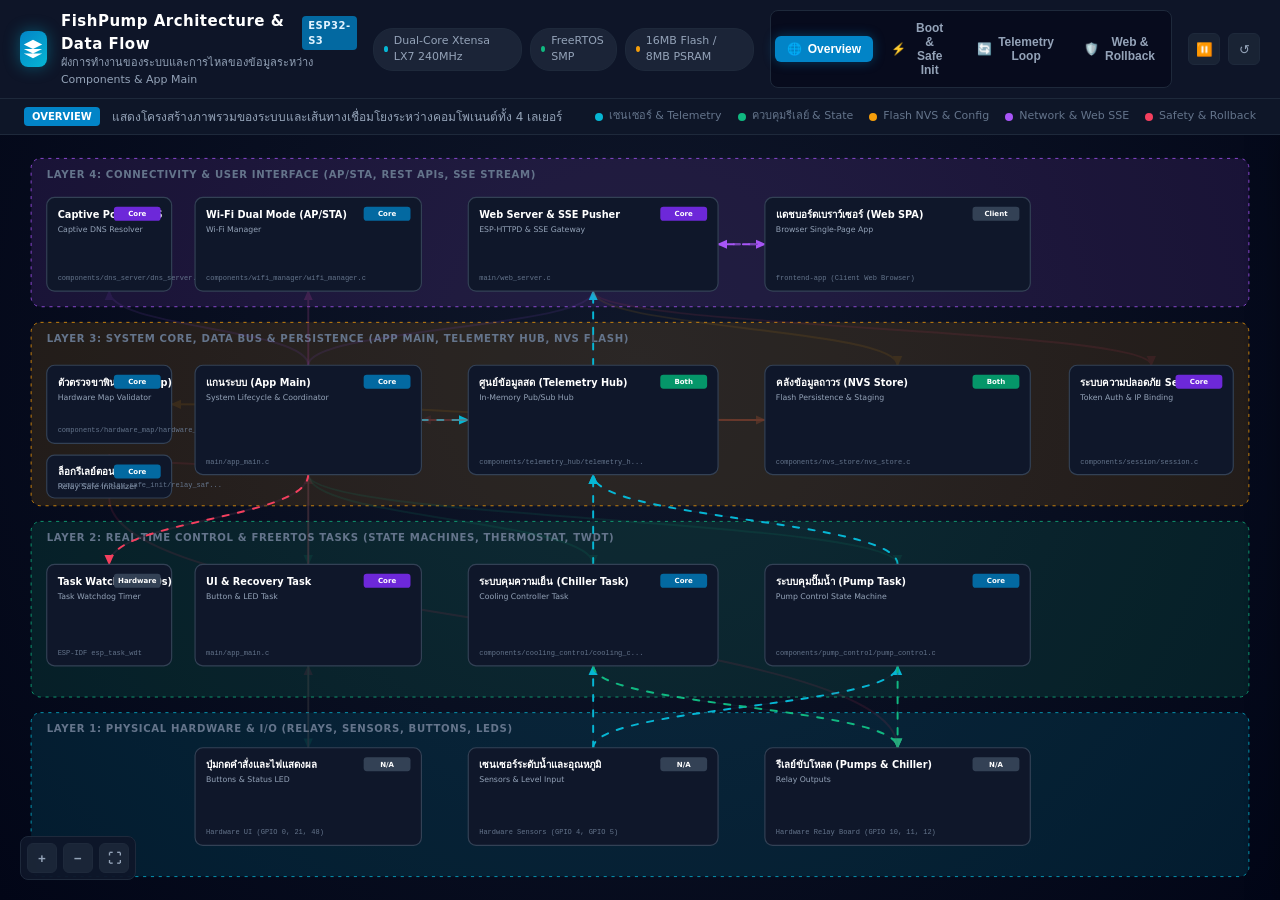
<file: map.html>
<!DOCTYPE html>
<html lang="th">
<head>
<meta charset="UTF-8">
<meta name="viewport" content="width=device-width, initial-scale=1.0">
<title>FishPump ESP32-S3 Firmware — Architecture & Data Flow Map</title>
<style>
  :root {
    --bg-main: #0b1120;
    --bg-card: rgba(15, 23, 42, 0.85);
    --bg-card-hover: rgba(30, 41, 59, 0.95);
    --border-subtle: #1e293b;
    --border-bright: #334155;
    --text-primary: #f8fafc;
    --text-secondary: #94a3b8;
    --text-muted: #64748b;
    
    --c-cyan: #06b6d4;
    --c-emerald: #10b981;
    --c-amber: #f59e0b;
    --c-purple: #a855f7;
    --c-rose: #f43f5e;
    --c-blue: #3b82f6;

    --font-sans: system-ui, -apple-system, 'Segoe UI', Roboto, Helvetica, Arial, sans-serif;
    --font-mono: 'Consolas', 'Courier New', monospace;
  }

  * { box-sizing: border-box; margin: 0; padding: 0; }

  body {
    background-color: var(--bg-main);
    color: var(--text-primary);
    font-family: var(--font-sans);
    line-height: 1.5;
    overflow: hidden;
    height: 100vh;
    display: flex;
    flex-direction: column;
    user-select: none;
  }

  /* Header Bar */
  header {
    background: rgba(15, 23, 42, 0.95);
    backdrop-filter: blur(8px);
    border-bottom: 1px solid var(--border-subtle);
    padding: 10px 20px;
    display: flex;
    align-items: center;
    justify-content: space-between;
    z-index: 20;
    gap: 16px;
    flex-shrink: 0;
  }

  .header-left {
    display: flex;
    align-items: center;
    gap: 14px;
  }

  .brand-icon {
    width: 36px;
    height: 36px;
    background: linear-gradient(135deg, #0284c7, #06b6d4);
    border-radius: 8px;
    display: flex;
    align-items: center;
    justify-content: center;
    box-shadow: 0 0 16px rgba(6, 182, 212, 0.4);
  }

  .brand-icon svg {
    width: 22px;
    height: 22px;
    fill: #ffffff;
  }

  .header-title h1 {
    font-size: 15px;
    font-weight: 700;
    color: #ffffff;
    letter-spacing: 0.5px;
    display: flex;
    align-items: center;
    gap: 8px;
  }

  .header-title .tag {
    font-size: 10px;
    font-weight: 600;
    padding: 2px 6px;
    border-radius: 4px;
    background: #0369a1;
    color: #e0f2fe;
  }

  .header-title p {
    font-size: 11px;
    color: var(--text-secondary);
  }

  /* Hardware Chip Badges */
  .chip-badges {
    display: flex;
    gap: 8px;
  }

  .chip-pill {
    font-size: 11px;
    padding: 4px 10px;
    background: rgba(30, 41, 59, 0.8);
    border: 1px solid var(--border-subtle);
    border-radius: 20px;
    color: var(--text-secondary);
    display: flex;
    align-items: center;
    gap: 6px;
  }

  .chip-pill .dot {
    width: 6px;
    height: 6px;
    border-radius: 50%;
  }

  /* Scenario Switcher Tabs */
  #scenario-bar {
    display: flex;
    align-items: center;
    gap: 6px;
    background: rgba(2, 6, 23, 0.6);
    padding: 4px;
    border-radius: 8px;
    border: 1px solid var(--border-subtle);
  }

  .scenario-btn {
    background: transparent;
    border: none;
    padding: 6px 12px;
    font-size: 12px;
    font-weight: 600;
    color: var(--text-secondary);
    border-radius: 6px;
    cursor: pointer;
    transition: all 0.2s ease;
    display: flex;
    align-items: center;
    gap: 6px;
  }

  .scenario-btn:hover {
    color: #ffffff;
    background: rgba(255, 255, 255, 0.05);
  }

  .scenario-btn.active {
    background: #0284c7;
    color: #ffffff;
    box-shadow: 0 0 12px rgba(2, 132, 199, 0.4);
  }

  /* Header Controls */
  .header-actions {
    display: flex;
    align-items: center;
    gap: 8px;
  }

  .btn-icon {
    background: rgba(30, 41, 59, 0.7);
    border: 1px solid var(--border-subtle);
    color: var(--text-secondary);
    width: 32px;
    height: 32px;
    border-radius: 6px;
    cursor: pointer;
    display: flex;
    align-items: center;
    justify-content: center;
    transition: all 0.2s;
  }

  .btn-icon:hover {
    color: #ffffff;
    border-color: var(--border-bright);
    background: rgba(51, 65, 85, 0.8);
  }

  /* Guidance Banner */
  #guidance-banner {
    background: rgba(15, 23, 42, 0.9);
    border-bottom: 1px solid var(--border-subtle);
    padding: 8px 24px;
    font-size: 12px;
    display: flex;
    align-items: center;
    justify-content: space-between;
    z-index: 15;
  }

  .banner-left {
    display: flex;
    align-items: center;
    gap: 12px;
  }

  .banner-badge {
    padding: 2px 8px;
    border-radius: 4px;
    font-weight: 700;
    font-size: 10px;
    text-transform: uppercase;
  }

  .banner-desc {
    color: var(--text-secondary);
  }

  .banner-legend {
    display: flex;
    align-items: center;
    gap: 16px;
    font-size: 11px;
    color: var(--text-muted);
  }

  .legend-item {
    display: flex;
    align-items: center;
    gap: 6px;
  }

  .legend-circle {
    width: 8px;
    height: 8px;
    border-radius: 50%;
  }

  /* Canvas Container */
  #canvas-container {
    flex: 1;
    position: relative;
    overflow: hidden;
    background: radial-gradient(circle at 50% 30%, #0f172a 0%, #020617 100%);
  }

  #architecture-svg {
    width: 100%;
    height: 100%;
    display: block;
    cursor: grab;
  }

  #architecture-svg:active {
    cursor: grabbing;
  }

  /* SVG Styles */
  .layer-band {
    fill-opacity: 0.12;
    stroke-width: 1;
    stroke-dasharray: 4 6;
    rx: 12;
  }

  .layer-label {
    font-size: 13px;
    font-weight: 700;
    letter-spacing: 0.8px;
    fill: var(--text-muted);
    text-anchor: start;
  }

  /* Component Nodes */
  .component-node {
    cursor: pointer;
    transition: transform 0.2s ease, filter 0.2s ease;
  }

  .component-node:hover {
    filter: drop-shadow(0 0 14px rgba(6, 182, 212, 0.45));
  }

  .node-bg {
    fill: #0f172a;
    stroke: var(--border-bright);
    stroke-width: 1.5;
    rx: 10;
    transition: all 0.2s ease;
  }

  .component-node:hover .node-bg {
    stroke: var(--c-cyan);
    fill: #1e293b;
  }

  .node-selected .node-bg {
    stroke: #38bdf8 !important;
    stroke-width: 2.5 !important;
    fill: #1e293b !important;
    filter: drop-shadow(0 0 16px rgba(56, 189, 248, 0.6));
  }

  .node-title-thai {
    font-size: 12.5px;
    font-weight: 700;
    fill: #ffffff;
  }

  .node-title-eng {
    font-size: 10px;
    font-weight: 500;
    fill: var(--text-secondary);
  }

  .node-core-badge {
    font-size: 9px;
    font-weight: 700;
  }

  .node-file-tag {
    font-size: 9px;
    font-family: var(--font-mono);
    fill: var(--text-muted);
  }

  /* SVG Connection Paths */
  .flow-path-bg {
    fill: none;
    stroke: rgba(30, 41, 59, 0.6);
    stroke-width: 2;
    transition: opacity 0.3s ease;
  }

  .flow-path {
    fill: none;
    stroke-width: 2.5;
    stroke-linecap: round;
    transition: opacity 0.3s ease, stroke-width 0.2s ease;
  }

  /* Particle Motion CSS Dash Animation */
  @keyframes flowMotion {
    from { stroke-dashoffset: 40; }
    to { stroke-dashoffset: 0; }
  }

  .flow-active {
    stroke-dasharray: 8 12;
    animation: flowMotion 1.2s linear infinite;
  }

  .flow-dimmed {
    opacity: 0.1 !important;
  }

  .flow-highlighted {
    stroke-width: 4 !important;
    filter: drop-shadow(0 0 8px currentColor);
    opacity: 1 !important;
  }

  .node-dimmed {
    opacity: 0.25;
    filter: grayscale(80%);
  }

  /* Slide-over Inspector Drawer */
  #inspector-drawer {
    position: absolute;
    top: 0;
    right: -480px;
    width: 460px;
    height: 100%;
    background: rgba(15, 23, 42, 0.96);
    backdrop-filter: blur(16px);
    border-left: 1px solid var(--border-bright);
    box-shadow: -8px 0 32px rgba(0, 0, 0, 0.6);
    z-index: 30;
    transition: right 0.3s cubic-bezier(0.16, 1, 0.3, 1);
    display: flex;
    flex-direction: column;
  }

  #inspector-drawer.open {
    right: 0;
  }

  .drawer-header {
    padding: 18px 20px;
    border-bottom: 1px solid var(--border-subtle);
    display: flex;
    align-items: flex-start;
    justify-content: space-between;
    background: rgba(2, 6, 23, 0.5);
  }

  .drawer-title-group h2 {
    font-size: 16px;
    font-weight: 700;
    color: #ffffff;
    margin-bottom: 4px;
  }

  .drawer-title-group p {
    font-size: 11px;
    color: var(--text-secondary);
  }

  .drawer-close-btn {
    background: transparent;
    border: none;
    color: var(--text-muted);
    font-size: 20px;
    cursor: pointer;
    line-height: 1;
    padding: 4px;
    border-radius: 4px;
    transition: all 0.2s;
  }

  .drawer-close-btn:hover {
    color: #ffffff;
    background: rgba(255, 255, 255, 0.1);
  }

  .drawer-body {
    flex: 1;
    overflow-y: auto;
    padding: 20px;
    display: flex;
    flex-direction: column;
    gap: 16px;
  }

  .drawer-section {
    background: rgba(30, 41, 59, 0.4);
    border: 1px solid var(--border-subtle);
    border-radius: 8px;
    padding: 12px 14px;
  }

  .drawer-section-title {
    font-size: 11px;
    font-weight: 700;
    color: var(--text-secondary);
    text-transform: uppercase;
    letter-spacing: 0.5px;
    margin-bottom: 8px;
    display: flex;
    align-items: center;
    gap: 6px;
  }

  .drawer-desc {
    font-size: 12.5px;
    color: #e2e8f0;
    line-height: 1.6;
  }

  .rtos-grid {
    display: grid;
    grid-template-columns: repeat(2, 1fr);
    gap: 8px;
  }

  .rtos-item {
    background: rgba(15, 23, 42, 0.6);
    padding: 8px;
    border-radius: 6px;
    border: 1px solid var(--border-subtle);
  }

  .rtos-label {
    font-size: 10px;
    color: var(--text-muted);
    display: block;
  }

  .rtos-val {
    font-size: 12px;
    font-weight: 600;
    color: #ffffff;
    font-family: var(--font-mono);
  }

  .pill-list {
    display: flex;
    flex-direction: column;
    gap: 6px;
  }

  .pill-item {
    background: rgba(15, 23, 42, 0.6);
    border: 1px solid var(--border-subtle);
    border-radius: 6px;
    padding: 6px 10px;
    font-size: 11.5px;
    display: flex;
    align-items: center;
    justify-content: space-between;
    cursor: pointer;
    transition: all 0.2s;
  }

  .pill-item:hover {
    border-color: var(--c-cyan);
    background: rgba(6, 182, 212, 0.1);
  }

  .pill-item-label {
    display: flex;
    align-items: center;
    gap: 6px;
    color: #ffffff;
  }

  .pill-item-type {
    font-size: 10px;
    color: var(--text-muted);
    font-family: var(--font-mono);
  }

  .api-block {
    background: #020617;
    border-radius: 6px;
    padding: 10px;
    font-family: var(--font-mono);
    font-size: 11px;
    color: #38bdf8;
    overflow-x: auto;
    border: 1px solid var(--border-subtle);
  }

  .api-line {
    margin-bottom: 4px;
    white-space: nowrap;
  }

  .badge-tag {
    display: inline-block;
    padding: 2px 6px;
    border-radius: 4px;
    font-size: 10px;
    font-weight: 600;
    margin-right: 4px;
    margin-bottom: 4px;
  }

  /* Floating Canvas Controls */
  .canvas-tools {
    position: absolute;
    bottom: 20px;
    left: 20px;
    background: rgba(15, 23, 42, 0.9);
    backdrop-filter: blur(8px);
    border: 1px solid var(--border-subtle);
    border-radius: 8px;
    padding: 6px;
    display: flex;
    align-items: center;
    gap: 6px;
    z-index: 10;
  }

  .canvas-tools button {
    background: rgba(30, 41, 59, 0.8);
    border: 1px solid var(--border-subtle);
    color: var(--text-secondary);
    width: 30px;
    height: 30px;
    border-radius: 6px;
    cursor: pointer;
    display: flex;
    align-items: center;
    justify-content: center;
    font-weight: 700;
    transition: all 0.2s;
  }

  .canvas-tools button:hover {
    color: #ffffff;
    background: #334155;
  }

  /* Tooltip */
  #node-tooltip {
    position: absolute;
    background: rgba(2, 6, 23, 0.95);
    border: 1px solid var(--border-bright);
    padding: 6px 10px;
    border-radius: 6px;
    font-size: 11px;
    color: #ffffff;
    pointer-events: none;
    z-index: 50;
    display: none;
    box-shadow: 0 4px 16px rgba(0, 0, 0, 0.5);
    max-width: 280px;
  }
</style>
</head>
<body>

<!-- Header Navigation -->
<header>
  <div class="header-left">
    <div class="brand-icon">
      <svg viewBox="0 0 24 24">
        <path d="M12 2L2 7l10 5 10-5-10-5zM2 17l10 5 10-5M2 12l10 5 10-5"/>
      </svg>
    </div>
    <div class="header-title">
      <h1>FishPump Architecture & Data Flow <span class="tag">ESP32-S3</span></h1>
      <p>ผังการทำงานของระบบและการไหลของข้อมูลระหว่าง Components & App Main</p>
    </div>
  </div>

  <div class="chip-badges">
    <div class="chip-pill"><span class="dot" style="background:#06b6d4"></span> Dual-Core Xtensa LX7 240MHz</div>
    <div class="chip-pill"><span class="dot" style="background:#10b981"></span> FreeRTOS SMP</div>
    <div class="chip-pill"><span class="dot" style="background:#f59e0b"></span> 16MB Flash / 8MB PSRAM</div>
  </div>

  <!-- Scenario Switcher -->
  <div id="scenario-bar">
    <button class="scenario-btn active" data-scenario="overview" onclick="switchScenario('overview')">
      🌐 <span>Overview</span>
    </button>
    <button class="scenario-btn" data-scenario="boot" onclick="switchScenario('boot')">
      ⚡ <span>Boot & Safe Init</span>
    </button>
    <button class="scenario-btn" data-scenario="telemetry" onclick="switchScenario('telemetry')">
      🔄 <span>Telemetry Loop</span>
    </button>
    <button class="scenario-btn" data-scenario="staging_rollback" onclick="switchScenario('staging_rollback')">
      🛡️ <span>Web & Rollback</span>
    </button>
  </div>

  <div class="header-actions">
    <button class="btn-icon" id="toggle-motion-btn" title="Play/Pause Motion Animation" onclick="toggleMotion()">
      ⏸️
    </button>
    <button class="btn-icon" title="Reset View" onclick="resetCanvasView()">
      ↺
    </button>
  </div>
</header>

<!-- Scenario Guidance Banner -->
<div id="guidance-banner">
  <div class="banner-left">
    <span class="banner-badge" id="banner-badge" style="background:#0284c7; color:#ffffff;">Overview</span>
    <span class="banner-desc" id="banner-desc">แสดงโครงสร้างภาพรวมของระบบและเส้นทางเชื่อมโยงระหว่างคอมโพเนนต์ทั้ง 4 เลเยอร์</span>
  </div>
  <div class="banner-legend">
    <div class="legend-item"><span class="legend-circle" style="background:var(--c-cyan)"></span> เซนเซอร์ & Telemetry</div>
    <div class="legend-item"><span class="legend-circle" style="background:var(--c-emerald)"></span> ควบคุมรีเลย์ & State</div>
    <div class="legend-item"><span class="legend-circle" style="background:var(--c-amber)"></span> Flash NVS & Config</div>
    <div class="legend-item"><span class="legend-circle" style="background:var(--c-purple)"></span> Network & Web SSE</div>
    <div class="legend-item"><span class="legend-circle" style="background:var(--c-rose)"></span> Safety & Rollback</div>
  </div>
</div>

<!-- Main Canvas Container -->
<div id="canvas-container">
  <svg id="architecture-svg" viewBox="0 0 1600 980" preserveAspectRatio="xMidYMid meet">
    <defs>
      <!-- Glow Filters -->
      <filter id="glow-cyan" x="-20%" y="-20%" width="140%" height="140%">
        <feGaussianBlur stdDeviation="3" result="blur" />
        <feComposite in="SourceGraphic" in2="blur" operator="over" />
      </filter>
      <filter id="glow-emerald" x="-20%" y="-20%" width="140%" height="140%">
        <feGaussianBlur stdDeviation="3" result="blur" />
        <feComposite in="SourceGraphic" in2="blur" operator="over" />
      </filter>
      <filter id="glow-amber" x="-20%" y="-20%" width="140%" height="140%">
        <feGaussianBlur stdDeviation="3" result="blur" />
        <feComposite in="SourceGraphic" in2="blur" operator="over" />
      </filter>
      <filter id="glow-purple" x="-20%" y="-20%" width="140%" height="140%">
        <feGaussianBlur stdDeviation="3" result="blur" />
        <feComposite in="SourceGraphic" in2="blur" operator="over" />
      </filter>
      <filter id="glow-rose" x="-20%" y="-20%" width="140%" height="140%">
        <feGaussianBlur stdDeviation="3" result="blur" />
        <feComposite in="SourceGraphic" in2="blur" operator="over" />
      </filter>

      <!-- Markers for Arrowheads -->
      <marker id="arrow-cyan" viewBox="0 0 10 10" refX="8" refY="5" markerWidth="6" markerHeight="6" orient="auto-start-reverse">
        <path d="M 0 1 L 9 5 L 0 9 z" fill="#06b6d4"/>
      </marker>
      <marker id="arrow-emerald" viewBox="0 0 10 10" refX="8" refY="5" markerWidth="6" markerHeight="6" orient="auto-start-reverse">
        <path d="M 0 1 L 9 5 L 0 9 z" fill="#10b981"/>
      </marker>
      <marker id="arrow-amber" viewBox="0 0 10 10" refX="8" refY="5" markerWidth="6" markerHeight="6" orient="auto-start-reverse">
        <path d="M 0 1 L 9 5 L 0 9 z" fill="#f59e0b"/>
      </marker>
      <marker id="arrow-purple" viewBox="0 0 10 10" refX="8" refY="5" markerWidth="6" markerHeight="6" orient="auto-start-reverse">
        <path d="M 0 1 L 9 5 L 0 9 z" fill="#a855f7"/>
      </marker>
      <marker id="arrow-rose" viewBox="0 0 10 10" refX="8" refY="5" markerWidth="6" markerHeight="6" orient="auto-start-reverse">
        <path d="M 0 1 L 9 5 L 0 9 z" fill="#f43f5e"/>
      </marker>
    </defs>

    <!-- Layer Background Bands -->
    <!-- Layer 4: Network & UI -->
    <rect class="layer-band" x="20" y="30" width="1560" height="190" fill="#a855f7" stroke="#a855f7"/>
    <text class="layer-label" x="40" y="55">LAYER 4: CONNECTIVITY &amp; USER INTERFACE (AP/STA, REST APIs, SSE STREAM)</text>

    <!-- Layer 3: Core & Bus -->
    <rect class="layer-band" x="20" y="240" width="1560" height="235" fill="#f59e0b" stroke="#f59e0b"/>
    <text class="layer-label" x="40" y="265">LAYER 3: SYSTEM CORE, DATA BUS &amp; PERSISTENCE (APP MAIN, TELEMETRY HUB, NVS FLASH)</text>

    <!-- Layer 2: Tasks -->
    <rect class="layer-band" x="20" y="495" width="1560" height="225" fill="#10b981" stroke="#10b981"/>
    <text class="layer-label" x="40" y="520">LAYER 2: REAL-TIME CONTROL &amp; FREERTOS TASKS (STATE MACHINES, THERMOSTAT, TWDT)</text>

    <!-- Layer 1: Hardware -->
    <rect class="layer-band" x="20" y="740" width="1560" height="210" fill="#06b6d4" stroke="#06b6d4"/>
    <text class="layer-label" x="40" y="765">LAYER 1: PHYSICAL HARDWARE &amp; I/O (RELAYS, SENSORS, BUTTONS, LEDS)</text>

    <!-- Group for SVG Connection Paths -->
    <g id="svg-paths-container"></g>

    <!-- Group for Component Nodes -->
    <g id="svg-nodes-container"></g>
  </svg>

  <!-- Canvas Floating Tools -->
  <div class="canvas-tools">
    <button onclick="zoomCanvas(1.2)" title="Zoom In">+</button>
    <button onclick="zoomCanvas(0.8)" title="Zoom Out">−</button>
    <button onclick="resetCanvasView()" title="Fit View">⛶</button>
  </div>

  <!-- Interactive Slide-Over Inspector Drawer -->
  <div id="inspector-drawer">
    <div class="drawer-header">
      <div class="drawer-title-group">
        <h2 id="inspector-title">Component Name</h2>
        <p id="inspector-sub">Module Category &bull; source.c</p>
      </div>
      <button class="drawer-close-btn" onclick="closeInspector()">&times;</button>
    </div>

    <div class="drawer-body">
      <!-- Section: Responsibility -->
      <div class="drawer-section">
        <div class="drawer-section-title">📌 หน้าที่และความรับผิดชอบหลัก</div>
        <p class="drawer-desc" id="inspector-desc">Description text in Thai...</p>
      </div>

      <!-- Section: FreeRTOS Execution Specs -->
      <div class="drawer-section">
        <div class="drawer-section-title">⚙️ บริบทการประมวลผล (FreeRTOS Specs)</div>
        <div class="rtos-grid" id="inspector-rtos">
          <div class="rtos-item"><span class="rtos-label">CPU CORE AFFINITY</span><span class="rtos-val" id="rtos-core">Core 0</span></div>
          <div class="rtos-item"><span class="rtos-label">TASK PRIORITY</span><span class="rtos-val" id="rtos-priority">5 (High)</span></div>
          <div class="rtos-item"><span class="rtos-label">STACK ALLOCATION</span><span class="rtos-val" id="rtos-stack">4,096 Bytes</span></div>
          <div class="rtos-item"><span class="rtos-label">LOOP FREQUENCY</span><span class="rtos-val" id="rtos-rate">100 ms</span></div>
        </div>
      </div>

      <!-- Section: Safety & Protections -->
      <div class="drawer-section">
        <div class="drawer-section-title">🛡️ กลไกความปลอดภัย (Safety & Guarding)</div>
        <div id="inspector-safety">
          <!-- Dynamic safety tags -->
        </div>
      </div>

      <!-- Section: Inbound Data -->
      <div class="drawer-section">
        <div class="drawer-section-title">📥 ข้อมูลที่รับเข้ามา (Inbound Data Streams)</div>
        <div class="pill-list" id="inspector-inbound">
          <!-- Inbound items -->
        </div>
      </div>

      <!-- Section: Outbound Data -->
      <div class="drawer-section">
        <div class="drawer-section-title">📤 ข้อมูลที่ส่งออกไป (Outbound Data Streams)</div>
        <div class="pill-list" id="inspector-outbound">
          <!-- Outbound items -->
        </div>
      </div>

      <!-- Section: Key C APIs -->
      <div class="drawer-section">
        <div class="drawer-section-title">💻 ฟังก์ชันและโครงสร้างสำคัญ (Key C APIs)</div>
        <div class="api-block" id="inspector-apis">
          <!-- API Code lines -->
        </div>
      </div>
    </div>
  </div>

  <!-- Hover Tooltip -->
  <div id="node-tooltip"></div>
</div>

<script>
// Master System Map Data (Embedded)
const MAP_DATA = {
  components: {
    // Layer 1: Hardware
    hardware_relays: {
      layer: "hardware",
      id: "hardware_relays",
      x: 960, y: 785, w: 340, h: 125,
      thaiName: "รีเลย์ขับโหลด (Pumps & Chiller)",
      engName: "Relay Outputs",
      sourceFile: "Hardware Relay Board (GPIO 10, 11, 12)",
      rtosContext: { core: "N/A", priority: "Hardware", stack: "N/A", rate: "Immediate" },
      desc: "หน้าสัมผัสตัด-ต่อกระแสไฟฟ้าขับปั๊มน้ำหมุนเวียนคู่ (Pump 1/2) และคอมเพรสเซอร์ทำความเย็น (Cooling Chiller) ด้วยลอจิก Active-Low พร้อมระบบ Safe Clamping ป้องกันไฟกระชาก",
      responsibilities: [
        "ขับมอเตอร์ปั๊มน้ำ 1 (GPIO 10) และปั๊มน้ำ 2 (GPIO 11)",
        "ขับมอเตอร์คอมเพรสเซอร์ทำความเย็น (GPIO 12)",
        "รองรับการสลับวงจรตามตัวจับเวลาของ pump_control และ cooling_control"
      ],
      safetyFeatures: ["Glitch-free Safe Clamping ตอนบูต", "Minimum Dwell Protection ป้องกันการสลับรีเลย์ถี่"],
      keyAPIs: ["relay_safe_init_pins()", "relay_safe_configure()", "gpio_set_level()"]
    },
    hardware_sensors: {
      layer: "hardware",
      id: "hardware_sensors",
      x: 580, y: 785, w: 320, h: 125,
      thaiName: "เซนเซอร์ระดับน้ำและอุณหภูมิ",
      engName: "Sensors & Level Input",
      sourceFile: "Hardware Sensors (GPIO 4, GPIO 5)",
      rtosContext: { core: "N/A", priority: "Hardware", stack: "N/A", rate: "Continuous" },
      desc: "สวิตช์ลูกลอยตรวจระดับน้ำในบ่อ (Float Switch GPIO 4) และหัววัดอุณหภูมิดิจิทัลความแม่นยำสูง DS18B20 สื่อสารผ่านบัส 1-Wire (GPIO 5)",
      responsibilities: [
        "ตรวจจับระดับน้ำแห้งเพื่อตัดปั๊มทันที (Dry-Run Protection)",
        "วัดอุณหภูมิน้ำส่งข้อมูลดิจิทัลความละเอียด 9-12 bit",
        "มีวงจร Pull-up ป้องกันสัญญาณลอย (Floating Signal)"
      ],
      safetyFeatures: ["CRC Check ป้องกันข้อมูลอุณหภูมิเพี้ยน", "ตรวจจับเซนเซอร์หลุดเพื่อ Safe Off"],
      keyAPIs: ["gpio_get_level(FLOAT_GPIO)", "ds18b20_trigger_temperature_conversion()", "ds18b20_get_temperature()"]
    },
    hardware_ui_buttons: {
      layer: "hardware",
      id: "hardware_ui_buttons",
      x: 230, y: 785, w: 290, h: 125,
      thaiName: "ปุ่มกดคำสั่งและไฟแสดงผล",
      engName: "Buttons & Status LED",
      sourceFile: "Hardware UI (GPIO 0, 21, 48)",
      rtosContext: { core: "N/A", priority: "Hardware", stack: "N/A", rate: "Immediate" },
      desc: "ปุ่มกด Boot บนบอร์ด (GPIO 0), ปุ่มกดภายนอก (GPIO 21) และไฟ LED แสดงสถานะระบบ (GPIO 48) สำหรับสั่งการฉุกเฉินและแสดงโหมด",
      responsibilities: [
        "รับสัญญาณกดปุ่มเพื่อเริ่ม Recovery AP หรือ Factory Reset",
        "ขับไฟ LED แสดงสภาวะระบบ: ปกติ, Staging รอยืนยัน, กู้คืน",
        "วงจรกรองสัญญาณกดปุ่มพร้อม Mutual Exclusion"
      ],
      safetyFeatures: ["Hardware Debounce", "Release Veto Check ป้องกันสวิตช์ค้าง"],
      keyAPIs: ["gpio_get_level(BOOT_BTN)", "gpio_get_level(EXT_BTN)", "update_status_leds()"]
    },

    // Layer 2: Tasks
    twdt: {
      layer: "tasks",
      id: "twdt",
      x: 40, y: 550, w: 160, h: 130,
      thaiName: "Task Watchdog (10s)",
      engName: "Task Watchdog Timer",
      sourceFile: "ESP-IDF esp_task_wdt",
      rtosContext: { core: "Hardware", priority: "Kernel ISR", stack: "Internal", rate: "10,000 ms Timeout" },
      desc: "วงจรจับเวลาความปลอดภัยระดับฮาร์ดแวร์ ตรวจสอบว่า app_main loop ป้อน Keep-Alive ทุก 5 วินาที หากระบบค้างเกิน 10s จะสั่ง Panic Reset ทันที",
      responsibilities: [
        "นับเวลาถอยหลัง 10,000 ms ตรวจสอบความปลอดภัย",
        "สั่งรีเซ็ต CPU ทันทีหากซอฟต์แวร์ติดขัดหรือ Deadlock",
        "บันทึกสาเหตุลง Flash Memory ก่อนชิปดับ"
      ],
      safetyFeatures: ["Hardware Panic Trigger", "Auto Panic Reset on Lockup"],
      keyAPIs: ["esp_task_wdt_init()", "esp_task_wdt_add()", "esp_task_wdt_reset()"]
    },
    hardware_ui_task: {
      layer: "tasks",
      id: "hardware_ui_task",
      x: 230, y: 550, w: 290, h: 130,
      thaiName: "UI & Recovery Task",
      engName: "Button & LED Task",
      sourceFile: "main/app_main.c",
      rtosContext: { core: "Core 1", priority: "2 (Low-Med)", stack: "4,096 B", rate: "50 ms Polling" },
      desc: "FreeRTOS Task บน Core 1 ตรวจสอบระยะเวลาการกดปุ่ม Boot/Ext เพื่อเข้าสู่ Recovery AP หรือทำการล้างค่าโรงงาน (Factory Reset) และขับไฟ LED",
      responsibilities: [
        "สแกนปุ่มกดทุก 50ms พร้อมระบบ Debounce",
        "กดค้าง 2-5 วินาที: บังคับเปิด Recovery AP (FishPump_Setup)",
        "กดค้าง > 5 วินาที: Trigger สัญญาณ Factory Reset ล้าง NVS ทั้งหมด",
        "ขับไฟกะพริบ LED แสดงสถานะ Staging รอยืนยัน"
      ],
      safetyFeatures: ["Mutual Exclusion กรองการกด 2 ปุ่มพร้อมกัน", "Atomic Trigger Flags"],
      keyAPIs: ["wifi_manager_start_recovery_ap()", "nvs_store_factory_reset()", "update_status_leds()"]
    },
    cooling_control: {
      layer: "tasks",
      id: "cooling_control",
      x: 580, y: 550, w: 320, h: 130,
      thaiName: "ระบบคุมความเย็น (Chiller Task)",
      engName: "Cooling Controller Task",
      sourceFile: "components/cooling_control/cooling_control.c",
      rtosContext: { core: "Core 0", priority: "4 (Med-High)", stack: "4,096 B", rate: "1,000 ms (1 Hz)" },
      desc: "FreeRTOS Task ดึงอุณหภูมิจาก DS18B20 ผ่าน 1-Wire, คำนวณตรรกะ Hysteresis สั่งเปิด-ปิดรีเลย์ และป้องกันคอมเพรสเซอร์ด้วย Anti-Short Cycle Delay 180s",
      responsibilities: [
        "อ่านค่าอุณหภูมิน้ำทุกๆ 1 วินาที พร้อมตรวจสอบความถูกต้องของข้อมูล",
        "รัน FSM: Idle, Chilling, Compressor Lockout, Sensor Safe Off",
        "ป้องกันคอมเพรสเซอร์พังด้วยตัวจับเวลา Lockout 180 วินาที",
        "ส่ง TELEMETRY_EVT_COOLING เข้าสู่ telemetry_hub"
      ],
      safetyFeatures: ["Anti-Short Cycle Min-Off Lockout 180s", "Sensor Fault Safe-Off ตัดรีเลย์ทันทีเมื่อเซนเซอร์มีปัญหา"],
      keyAPIs: ["cooling_control_start_task()", "cooling_control_set_mode()", "telemetry_hub_publish()"]
    },
    pump_control: {
      layer: "tasks",
      id: "pump_control",
      x: 960, y: 550, w: 340, h: 130,
      thaiName: "ระบบคุมปั๊มน้ำ (Pump Task)",
      engName: "Pump Control State Machine",
      sourceFile: "components/pump_control/pump_control.c",
      rtosContext: { core: "Core 0", priority: "5 (High)", stack: "4,096 B", rate: "100 ms Tick" },
      desc: "FreeRTOS Task ควบคุม State Machine ของปั๊มน้ำ สลับการทำงานตามช่วงเวลา Timer 1/2, โหมดล้าง (Wash Cycle), ตรวจสอบสวิตช์ลูกลอย และป้องกันการกระชากของรีเลย์",
      responsibilities: [
        "ประมวลผล FSM: Idle, Water Run, Wash Run, Float Low Wait",
        "สลับการทำงานระหว่างปั๊ม 1 และ 2 ตามที่ตั้งค่าใน NVS",
        "ตรวจจับน้ำแห้งและตัดการทำงานของปั๊มทันทีเพื่อป้องกันปั๊มไหม้",
        "ส่ง TELEMETRY_EVT_PUMP & FLOAT เข้าสู่ telemetry_hub"
      ],
      safetyFeatures: ["Min Dwell Protection หน่วงเวลาสลับรีเลย์", "ตัดการทำงานทันทีเมื่อลูกลอยตรวจพบน้ำแห้ง"],
      keyAPIs: ["pump_control_start_task()", "pump_control_set_mode()", "pump_control_start_wash()", "telemetry_hub_publish()"]
    },

    // Layer 3: Core & Bus
    hardware_map: {
      layer: "bus_core",
      id: "hardware_map",
      x: 40, y: 295, w: 160, h: 100,
      thaiName: "ตัวตรวจขาพิน (Pin Map)",
      engName: "Hardware Map Validator",
      sourceFile: "components/hardware_map/hardware_map.c",
      rtosContext: { core: "Core 0", priority: "Library", stack: "Stack", rate: "On Boot / Config" },
      desc: "โมดูลตรวจสอบความถูกต้องของการกำหนดขาพิน GPIO ป้องกันการตั้งขาซ้ำซ้อน และป้องกันการใช้ขาที่สงวนไว้สำหรับ Flash / PSRAM ของ ESP32-S3",
      responsibilities: [
        "ตรวจสอบว่าขาที่เลือกเป็น GPIO ที่ปลอดภัย (Safe GPIO Check)",
        "ตรวจสอบว่าไม่มีขาใดถูกกำหนดให้ 2 อุปกรณ์พร้อมกัน (Conflict Detection)",
        "แปลงค่า Enums และชื่อขาพินสำหรับการแสดงผลบนหน้าเว็บ"
      ],
      safetyFeatures: ["Safe ESP32-S3 Pin Range Filtering", "ป้องกันฮาร์ดแวร์ช็อตจากการคอนฟิกขาพินชนกัน"],
      keyAPIs: ["hardware_map_validate()", "hardware_map_has_conflicts()", "hardware_map_default()"]
    },
    relay_safe_init: {
      layer: "bus_core",
      id: "relay_safe_init",
      x: 40, y: 410, w: 160, h: 55,
      thaiName: "ล็อกรีเลย์ตอนบูต",
      engName: "Relay Safe Initializer",
      sourceFile: "components/relay_safe_init/relay_safe_init.c",
      rtosContext: { core: "Core 0", priority: "Pre-Init", stack: "Minimal", rate: "Boot Instant" },
      desc: "ไดรเวอร์เริ่มต้นขารีเลย์ทันทีในสเต็ปแรกสุดของ app_main เพื่อดึงสัญญาณให้อยู่ในสถานะปิด (Inactive) เสมอ ป้องกันการกระตุกของหน้าสัมผัสรีเลย์",
      responsibilities: [
        "ตัดสัญญาณขับรีเลย์ทั้งหมดทันทีที่ชิปเริ่มทำงาน",
        "ตั้งค่าขารีเลย์เป็น Output ในสถานะ Off ก่อนที่โมดูลอื่นจะเริ่มทำงาน"
      ],
      safetyFeatures: ["Glitch-free Contact Clamping", "ป้องกันไฟกระชากเข้ามอเตอร์ปั๊มตอนเปิดเครื่อง"],
      keyAPIs: ["relay_safe_init_pins()", "relay_safe_configure()"]
    },
    app_main: {
      layer: "bus_core",
      id: "app_main",
      x: 230, y: 295, w: 290, h: 140,
      thaiName: "แกนระบบ (App Main)",
      engName: "System Lifecycle & Coordinator",
      sourceFile: "main/app_main.c",
      rtosContext: { core: "Core 0", priority: "1 (Main Loop)", stack: "8,192 B", rate: "5,000 ms (5s Loop)" },
      desc: "ศูนย์กลางควบคุมวงจรชีวิต (Lifecycle) ของเฟิร์มแวร์ จัดการลำดับการบูตระบบ, ตรวจสุขภาพ (Health Telemetry), ป้อน TWDT, จัดการ Rollback Timers และตรวจเช็คคิว HTTP",
      responsibilities: [
        "ประสานงานขั้นตอนการบูตเครื่องตามลำดับความปลอดภัยอย่างเคร่งครัด",
        "วนลูปทุก 5 วินาทีเพื่อรีเซ็ต TWDT และส่ง Health Telemetry สู่ Hub",
        "ตรวจจับ HTTP Queue Full ติดต่อกัน 3 ครั้ง (15s) เพื่อสั่งรีบูตป้องกันเว็บค้าง",
        "จัดการตัวจับเวลา Staging Rollback (180s) เพื่อป้องกันการตั้งค่าผิดพลาด"
      ],
      safetyFeatures: ["Emergency Rollback Timer 180s", "HTTP Server Queue Health Monitor", "Crash Detail Logger"],
      keyAPIs: ["app_main()", "esp_task_wdt_reset()", "telemetry_hub_publish()", "nvs_store_rollback_staging()", "esp_restart()"]
    },
    telemetry_hub: {
      layer: "bus_core",
      id: "telemetry_hub",
      x: 580, y: 295, w: 320, h: 140,
      thaiName: "ศูนย์ข้อมูลสด (Telemetry Hub)",
      engName: "In-Memory Pub/Sub Hub",
      sourceFile: "components/telemetry_hub/telemetry_hub.c",
      rtosContext: { core: "Both Cores", priority: "Thread-Safe", stack: "In-Memory", rate: "Event-driven" },
      desc: "ตัวกลางรับ-ส่งข้อมูลสถานะระบบแบบ Decoupled จัดเก็บ Snapshot สถานะล่าสุดใน RAM และกระจาย Event ไปยัง Callback ของผู้ติดตาม (Subscribers) อย่างปลอดภัยด้วย Mutex",
      responsibilities: [
        "รับ Event จาก pump_control, cooling_control และ app_main",
        "ป้องกันข้อมูลชนกันระหว่าง Core ด้วย s_telemetry_mutex",
        "เก็บข้อมูลล่าสุดของระบบ (Pump, Float, Temp, Health) ใน telemetry_snapshot_t",
        "เรียก Callback ของ web_server ทันทีที่มีการเปลี่ยนแปลงสถานะ"
      ],
      safetyFeatures: ["Non-blocking Subscriber Callback Constraint", "FreeRTOS Mutex Reentrancy Protection"],
      keyAPIs: ["telemetry_hub_init()", "telemetry_hub_subscribe()", "telemetry_hub_publish()", "telemetry_hub_get_snapshot()"]
    },
    nvs_store: {
      layer: "bus_core",
      id: "nvs_store",
      x: 960, y: 295, w: 340, h: 140,
      thaiName: "คลังข้อมูลถาวร (NVS Store)",
      engName: "Flash Persistence & Staging",
      sourceFile: "components/nvs_store/nvs_store.c",
      rtosContext: { core: "Both Cores", priority: "Thread-Safe", stack: "Flash Sector", rate: "On-demand" },
      desc: "Single Source of Truth จัดเก็บการตั้งค่าทั้งหมดลงใน Flash Memory แบบ Atomic พร้อมพื้นที่ Staging พิเศษสำหรับทดสอบการตั้งค่าใหม่ก่อนกดยืนยัน",
      responsibilities: [
        "บันทึกและโหลด Wi-Fi Multi-profile (สูงสุด 5 รายการ)",
        "จัดเก็บค่าตัวจับเวลาของปั๊มน้ำ (Pump Settings) และระบบทำความเย็น",
        "จัดเก็บแผนผังขาพินปัจจุบัน (Active Map) และขาพินใหม่ (Pending Map)",
        "บริหารจัดการ Staging Type และดำเนินการ Rollback กู้คืนค่าเดิมอัตโนมัติ"
      ],
      safetyFeatures: ["CRC Data Integrity Verification", "Dual-Slot Staging & Auto-Rollback", "Flash Wear-Leveling"],
      keyAPIs: ["nvs_store_init()", "nvs_store_load_pump_settings()", "nvs_store_save_staging()", "nvs_store_rollback_staging()", "nvs_store_confirm_staging()"]
    },
    session: {
      layer: "bus_core",
      id: "session",
      x: 1350, y: 295, w: 210, h: 140,
      thaiName: "ระบบความปลอดภัย Session",
      engName: "Token Auth & IP Binding",
      sourceFile: "components/session/session.c",
      rtosContext: { core: "Core 1", priority: "Thread-Safe", stack: "Heap", rate: "On HTTP Request" },
      desc: "ระบบบริหารจัดการ Session Token สำหรับการเข้าใช้งานเว็บ ควบคุมการตรวจสอบสิทธิ์ ผูก Token เข้ากับ IP ของผู้ใช้ และตัดการเชื่อมต่อเมื่อหมดเวลา",
      responsibilities: [
        "สร้าง Session Token แบบสุ่มความยาว 32 ไบต์ Hex เมื่อล็อกอินสำเร็จ",
        "ตรวจสอบความถูกต้องของ Token ทุกครั้งที่มีคำขอ API แก้ไขการตั้งค่า",
        "ผูก Token กับ Client IP เพื่อป้องกันการขโมย Token ข้ามเครื่อง",
        "หมดอายุอัตโนมัติเมื่อไม่มีการใช้งานเกิน 30 นาที (Idle Expiration)"
      ],
      safetyFeatures: ["Client IP Binding Guard", "Brute-force Throttling", "Invalidate All on Factory Reset"],
      keyAPIs: ["session_init()", "session_create()", "session_validate()", "session_destroy()", "session_invalidate_all()"]
    },

    // Layer 4: Network & UI
    dns_server: {
      layer: "network_ui",
      id: "dns_server",
      x: 40, y: 80, w: 160, h: 120,
      thaiName: "Captive Portal DNS",
      engName: "Captive DNS Resolver",
      sourceFile: "components/dns_server/dns_server.c",
      rtosContext: { core: "Core 1", priority: "3 (Medium)", stack: "3,072 B", rate: "UDP 53 Listener" },
      desc: "เซิร์ฟเวอร์ DNS น้ำหนักเบา ดักฟังพอร์ต UDP 53 ทุกคำขอโดเมนเนมจากมือถือหรือคอมพิวเตอร์ที่ต่อ AP จะถูกตอบกลับด้วย IP 192.168.4.1 เพื่อเปิดหน้าตั้งค่าทันที",
      responsibilities: [
        "ดักจับคำขอ DNS Query จากอุปกรณ์ที่เชื่อมต่อกับ AP",
        "ตอบกลับด้วย IP ของ ESP32 AP ทันทีทุกคำขอ (Wildcard DNS Response)",
        "ช่วยให้อุปกรณ์มือถือเด้งหน้าต่างตั้งค่า (Captive Popup) อัตโนมัติ"
      ],
      safetyFeatures: ["Minimal Buffer UDP Parser", "Zero Dynamic Allocation เพื่อประหยัด RAM"],
      keyAPIs: ["dns_server_start()", "dns_server_stop()"]
    },
    wifi_manager: {
      layer: "network_ui",
      id: "wifi_manager",
      x: 230, y: 80, w: 290, h: 120,
      thaiName: "Wi-Fi Dual Mode (AP/STA)",
      engName: "Wi-Fi Manager",
      sourceFile: "components/wifi_manager/wifi_manager.c",
      rtosContext: { core: "Core 0", priority: "3 (Medium)", stack: "4,096 B", rate: "Event-driven" },
      desc: "ควบคุมไดรเวอร์ Wi-Fi ของ ESP-IDF ในโหมด AP และ STA พร้อมกัน ปล่อย Hotspot FishPump_Setup สำหรับตั้งค่า และเชื่อมต่อ Wi-Fi บ้านอัตโนมัติ",
      responsibilities: [
        "เปิด Access Point (AP) ตลอดเวลาสำหรับเข้าตั้งค่า (192.168.4.1)",
        "เชื่อมต่อ Wi-Fi Station (STA) และดึง IP จากเร้าเตอร์",
        "Auto-reconnect อัตโนมัติเมื่อสัญญาณหลุด พร้อมระบบ Exponential Backoff",
        "รองรับการสลับเข้าสู่ Recovery AP เมื่อกดปุ่มฉุกเฉิน"
      ],
      safetyFeatures: ["WIFI_PS_NONE ป้องกัน mDNS แพ็กเกจตกหล่น", "Auto Fallback สู่ AP Mode เสมอ"],
      keyAPIs: ["wifi_manager_init()", "wifi_manager_connect_sta()", "wifi_manager_get_ap_ip()", "wifi_manager_start_recovery_ap()"]
    },
    web_server: {
      layer: "network_ui",
      id: "web_server",
      x: 580, y: 80, w: 320, h: 120,
      thaiName: "Web Server & SSE Pusher",
      engName: "ESP-HTTPD & SSE Gateway",
      sourceFile: "main/web_server.c",
      rtosContext: { core: "Core 1", priority: "5 (High)", stack: "10,240 B", rate: "Port 80 HTTP" },
      desc: "ESP-HTTPD Server ให้บริการ REST API endpoints, เสิร์ฟหน้าเว็บ Single Page App (Gzip Compressed) จาก Flash และสตรีมข้อมูลสดสู่เบราว์เซอร์ผ่าน SSE",
      responsibilities: [
        "เสิร์ฟไฟล์ Static Web (HTML, CSS, JS, Fonts) แบบ Gzip โดยตรงจาก Flash",
        "ให้บริการ REST API ควบคุมปั๊ม, ตั้งเวลา, แก้ไข Wi-Fi และทำ OTA Update",
        "สมัครรับข้อมูลจาก telemetry_hub (Observer Callback)",
        "แปลงข้อมูลสถานะเป็น JSON และ Push สู่เบราว์เซอร์ผ่าน SSE (/api/events)"
      ],
      safetyFeatures: ["HTTP Server Queue Health Monitor", "Token Authentication On Mutating Routes"],
      keyAPIs: ["web_server_start()", "web_server_telemetry_cb()", "web_server_queue_health_check()", "httpd_register_uri_handler()"]
    },
    browser_ui: {
      layer: "network_ui",
      id: "browser_ui",
      x: 960, y: 80, w: 340, h: 120,
      thaiName: "แดชบอร์ดเบราว์เซอร์ (Web SPA)",
      engName: "Browser Single-Page App",
      sourceFile: "frontend-app (Client Web Browser)",
      rtosContext: { core: "Client Device", priority: "Browser JS", stack: "Client RAM", rate: "Real-time" },
      desc: "หน้าเว็บ Single Page Application ที่รันบนเบราว์เซอร์ของผู้ใช้ รับข้อมูลสดผ่าน SSE สตรีม แสดงกราฟสถานะ และส่งคำสั่งควบคุมผ่าน HTTP POST",
      responsibilities: [
        "แสดงสถานะสดของปั๊มน้ำ 1/2, อุณหภูมิ, ระดับน้ำ และความจำระบบ",
        "เปิดหน้าต่างกดยืนยันการตั้งค่า (Staging Confirmation) ภายใน 180s",
        "ส่งคำสั่งควบคุม Manual Start/Stop และแก้ไขการตั้งค่าผ่าน REST APIs"
      ],
      safetyFeatures: ["Live Connection Indicator", "Warning Countdown Timer ขณะอยู่ในช่วง Staging"],
      keyAPIs: ["EventSource('/api/events')", "fetch('/api/settings/*')", "fetch('/api/login')"]
    }
  },

  connections: [
    // Telemetry Flow
    { id: "c_float_to_pump", from: "hardware_sensors", to: "pump_control", color: "var(--c-cyan)", marker: "arrow-cyan", label: "Float Switch Level (High/Low)", category: "telemetry", scenarios: ["overview", "telemetry"], desc: "สัญญาณระดับน้ำจากสวิตช์ลูกลอยส่งเข้าสู่ State Machine ปั๊มน้ำ" },
    { id: "c_ds18b20_to_cooling", from: "hardware_sensors", to: "cooling_control", color: "var(--c-cyan)", marker: "arrow-cyan", label: "1-Wire Temp Data (CRC Checked)", category: "telemetry", scenarios: ["overview", "telemetry"], desc: "สัญญาณอุณหภูมิดิจิทัลส่งผ่าน 1-Wire บัสเข้าสู่ Task ควบคุมความเย็น" },
    { id: "c_pump_to_telem", from: "pump_control", to: "telemetry_hub", color: "var(--c-cyan)", marker: "arrow-cyan", label: "TELEMETRY_EVT_PUMP / FLOAT", category: "telemetry", scenarios: ["overview", "telemetry"], desc: "ส่ง Event สถานะปั๊มและระดับน้ำเข้าสู่ Telemetry Hub (Pub/Sub)" },
    { id: "c_cooling_to_telem", from: "cooling_control", to: "telemetry_hub", color: "var(--c-cyan)", marker: "arrow-cyan", label: "TELEMETRY_EVT_COOLING", category: "telemetry", scenarios: ["overview", "telemetry"], desc: "ส่ง Event อุณหภูมิและสถานะคอมเพรสเซอร์เข้าสู่ Telemetry Hub" },
    { id: "c_app_to_telem", from: "app_main", to: "telemetry_hub", color: "var(--c-cyan)", marker: "arrow-cyan", label: "TELEMETRY_EVT_HEALTH (5s)", category: "telemetry", scenarios: ["overview", "telemetry"], desc: "ส่งสถิติสุขภาพเครื่อง (Heap, PSRAM, RSSI, Uptime) ทุก 5 วินาที" },
    { id: "c_telem_to_web", from: "telemetry_hub", to: "web_server", color: "var(--c-cyan)", marker: "arrow-cyan", label: "Non-Blocking Observer Callback", category: "telemetry", scenarios: ["overview", "telemetry"], desc: "Hub เรียก Callback ของ web_server เพื่อส่งต่อข้อมูลสด" },
    { id: "c_web_to_browser_sse", from: "web_server", to: "browser_ui", color: "var(--c-purple)", marker: "arrow-purple", label: "SSE Live Stream (/api/events)", category: "network", scenarios: ["overview", "telemetry"], desc: "สตรีม JSON ผ่าน Server-Sent Events เข้าสู่เบราว์เซอร์แบบ Real-time" },

    // Control Flow
    { id: "c_pump_to_relay", from: "pump_control", to: "hardware_relays", color: "var(--c-emerald)", marker: "arrow-emerald", label: "Active-Low Drive (Pump 1/2)", category: "control", scenarios: ["overview", "telemetry"], desc: "ส่งสัญญาณลอจิกเปิด-ปิดรีเลย์ขับปั๊มน้ำ 1 และ 2" },
    { id: "c_cooling_to_relay", from: "cooling_control", to: "hardware_relays", color: "var(--c-emerald)", marker: "arrow-emerald", label: "Active-Low Drive (Chiller)", category: "control", scenarios: ["overview", "telemetry"], desc: "ส่งสัญญาณลอจิกเปิด-ปิดรีเลย์คอมเพรสเซอร์ทำความเย็น" },
    { id: "c_ui_to_led", from: "hardware_ui_task", to: "hardware_ui_buttons", color: "var(--c-emerald)", marker: "arrow-emerald", label: "Status LED Blinking Pattern", category: "control", scenarios: ["overview", "boot", "staging_rollback"], desc: "ขับสัญญาณไฟแสดงสถานะระบบ (ปกติ, รอคอนเฟิร์ม Staging, กู้คืน)" },

    // Boot Flow
    { id: "c_app_to_safe_init", from: "app_main", to: "relay_safe_init", color: "var(--c-rose)", marker: "arrow-rose", label: "0. Safe Clamping Relays", category: "safety", scenarios: ["boot"], desc: "สั่งล็อกขารีเลย์ทั้งหมดให้ตัดไฟทันทีในสเต็ปแรกสุดเพื่อความปลอดภัย" },
    { id: "c_safe_init_to_relay", from: "relay_safe_init", to: "hardware_relays", color: "var(--c-rose)", marker: "arrow-rose", label: "Glitch-Free Low Clamp", category: "safety", scenarios: ["boot"], desc: "บังคับขา GPIO ของรีเลย์เป็น Inactive ก่อนที่โมดูลอื่นจะเริ่มทำงาน" },
    { id: "c_app_to_nvs_init", from: "app_main", to: "nvs_store", color: "var(--c-amber)", marker: "arrow-amber", label: "1. Init NVS & Pop Last Detail", category: "nvs", scenarios: ["boot"], desc: "เริ่มต้นระบบ NVS และอ่านสาเหตุการรีสตาร์ตรอบก่อนหน้า" },
    { id: "c_nvs_to_hwmap", from: "nvs_store", to: "hardware_map", color: "var(--c-amber)", marker: "arrow-amber", label: "Load Active Pin Configuration", category: "nvs", scenarios: ["boot"], desc: "โหลดการกำหนดขาพิน GPIO จาก NVS มาตรวจสอบความถูกต้อง" },
    { id: "c_app_to_wdt", from: "app_main", to: "twdt", color: "var(--c-rose)", marker: "arrow-rose", label: "2. Init TWDT (10s Panic)", category: "safety", scenarios: ["boot"], desc: "เปิดการทำงานของระบบเฝ้าระวัง Task Watchdog Timer" },
    { id: "c_app_to_cooling_task", from: "app_main", to: "cooling_control", color: "var(--c-emerald)", marker: "arrow-emerald", label: "Start Cooling Task (Core 0)", category: "control", scenarios: ["boot"], desc: "สั่งสตาร์ต FreeRTOS Task ของระบบควบคุมอุณหภูมิ" },
    { id: "c_app_to_pump_task", from: "app_main", to: "pump_control", color: "var(--c-emerald)", marker: "arrow-emerald", label: "Start Pump Task (Core 0)", category: "control", scenarios: ["boot"], desc: "สั่งสตาร์ต FreeRTOS Task ของระบบควบคุมปั๊มน้ำ" },
    { id: "c_app_to_wifi", from: "app_main", to: "wifi_manager", color: "var(--c-purple)", marker: "arrow-purple", label: "3. Init Wi-Fi (AP + STA)", category: "network", scenarios: ["boot"], desc: "เริ่มต้นระบบเครือข่าย Wi-Fi ทั้งโหมด Hotspot และ Station" },
    { id: "c_app_to_web", from: "app_main", to: "web_server", color: "var(--c-purple)", marker: "arrow-purple", label: "4. Start HTTP Server (Port 80)", category: "network", scenarios: ["boot"], desc: "เปิดบริการเว็บเซิร์ฟเวอร์พอร์ต 80" },
    { id: "c_app_to_dns", from: "app_main", to: "dns_server", color: "var(--c-purple)", marker: "arrow-purple", label: "5. Start Captive DNS (UDP 53)", category: "network", scenarios: ["boot"], desc: "เปิด Captive Portal DNS สำหรับดักจับอุปกรณ์ที่ต่อ AP" },
    { id: "c_app_to_ui_task", from: "app_main", to: "hardware_ui_task", color: "var(--c-emerald)", marker: "arrow-emerald", label: "6. Start UI Task (Core 1)", category: "control", scenarios: ["boot"], desc: "เริ่มงานสแกนปุ่มกดและแสดงผลไฟ LED บน Core 1" },

    // Web Command & Staging Rollback
    { id: "c_browser_to_web_cmd", from: "browser_ui", to: "web_server", color: "var(--c-purple)", marker: "arrow-purple", label: "HTTP POST /api/settings/*", category: "network", scenarios: ["overview", "staging_rollback"], desc: "ส่งคำสั่งปรับค่าการทำงานหรือตั้งเวลาผ่าน HTTP REST" },
    { id: "c_web_to_session", from: "web_server", to: "session", color: "var(--c-rose)", marker: "arrow-rose", label: "Verify Session Token & IP Binding", category: "safety", scenarios: ["staging_rollback"], desc: "ตรวจสอบสิทธิ์ผู้ใช้และผูก IP กับ Session Token" },
    { id: "c_web_to_nvs_staging", from: "web_server", to: "nvs_store", color: "var(--c-amber)", marker: "arrow-amber", label: "Write Staging Config (stg_type>0)", category: "nvs", scenarios: ["staging_rollback"], desc: "บันทึกการตั้งค่าใหม่ลงพื้นที่ Staging และตั้งเวลา Rollback" },
    { id: "c_nvs_to_app_timer", from: "nvs_store", to: "app_main", color: "var(--c-rose)", marker: "arrow-rose", label: "Start 180s Rollback Timer", category: "safety", scenarios: ["staging_rollback"], desc: "เริ่มนับเวลาถอยหลัง 180 วินาที หากไม่ยืนยันจะ Rollback อัตโนมัติ" },
    { id: "c_app_rollback_exec", from: "app_main", to: "nvs_store", color: "var(--c-rose)", marker: "arrow-rose", label: "Auto Rollback on Timeout", category: "safety", scenarios: ["staging_rollback"], desc: "กู้คืนการตั้งค่าเดิมจาก Backup Slot และรีสตาร์ตเครื่องป้องกัน Brick" },

    // Hardware Recovery
    { id: "c_button_to_ui_task", from: "hardware_ui_buttons", to: "hardware_ui_task", color: "var(--c-rose)", marker: "arrow-rose", label: "Scan Button Hold (50ms)", category: "safety", scenarios: ["overview", "boot"], desc: "สแกนระยะเวลากดปุ่ม Boot และ External Button" },
    { id: "c_ui_to_wifi_recovery", from: "hardware_ui_task", to: "wifi_manager", color: "var(--c-rose)", marker: "arrow-rose", label: "Force Recovery AP (Hold 2-5s)", category: "safety", scenarios: ["overview"], desc: "บังคับเปิด Wi-Fi AP ฉุกเฉินเมื่อกดปุ่มค้าง 2-5 วินาที" },
    { id: "c_ui_to_factory_reset", from: "hardware_ui_task", to: "app_main", color: "var(--c-rose)", marker: "arrow-rose", label: "Erase All NVS (Hold >5s)", category: "safety", scenarios: ["overview"], desc: "ส่งสัญญาณล้างค่าโรงงานเมื่อกดปุ่มค้างเกิน 5 วินาที" },
    { id: "c_app_to_twdt_feed", from: "app_main", to: "twdt", color: "var(--c-rose)", marker: "arrow-rose", label: "Feed Watchdog (Every 5s)", category: "safety", scenarios: ["overview", "telemetry"], desc: "ป้อนสัญญาณ Keep-Alive ทุก 5 วินาที เพื่อยืนยันว่าลูปหลักไม่ค้าง" }
  ],

  scenarios: {
    overview: {
      badge: "Overview",
      badgeColor: "#0284c7",
      desc: "แสดงโครงสร้างภาพรวมของระบบและเส้นทางเชื่อมโยงระหว่างคอมโพเนนต์ทั้ง 4 เลเยอร์",
      activeConnections: ["c_float_to_pump", "c_ds18b20_to_cooling", "c_pump_to_telem", "c_cooling_to_telem", "c_app_to_telem", "c_telem_to_web", "c_web_to_browser_sse", "c_pump_to_relay", "c_cooling_to_relay", "c_app_to_twdt_feed", "c_browser_to_web_cmd"]
    },
    boot: {
      badge: "Boot & Safe Init",
      badgeColor: "#10b981",
      desc: "ขั้นตอนการเปิดเครื่อง: สั่งล็อกรีเลย์ (Safe Clamping) ➔ โหลด NVS ➔ เริ่ม Task Watchdog ➔ รัน Tasks ➔ เริ่ม Wi-Fi และ Web Server",
      activeConnections: ["c_app_to_safe_init", "c_safe_init_to_relay", "c_app_to_nvs_init", "c_nvs_to_hwmap", "c_app_to_wdt", "c_app_to_cooling_task", "c_app_to_pump_task", "c_app_to_wifi", "c_app_to_web", "c_app_to_dns", "c_app_to_ui_task"]
    },
    telemetry: {
      badge: "Telemetry Loop",
      badgeColor: "#06b6d4",
      desc: "การอ่านเซนเซอร์ (Float Switch, DS18B20) ➔ ส่งเข้า Telemetry Hub (Pub/Sub) ➔ ผลักดันผ่าน Server-Sent Events (SSE) ตรงสู่หน้าเว็บ",
      activeConnections: ["c_float_to_pump", "c_ds18b20_to_cooling", "c_pump_to_telem", "c_cooling_to_telem", "c_app_to_telem", "c_telem_to_web", "c_web_to_browser_sse", "c_pump_to_relay", "c_cooling_to_relay", "c_app_to_twdt_feed"]
    },
    staging_rollback: {
      badge: "Web & Rollback",
      badgeColor: "#f59e0b",
      desc: "การส่งคำสั่งเปลี่ยนการตั้งค่าผ่านเว็บ ➔ ตรวจ Session ➔ บันทึก Staging ➔ จับเวลา 180s หากไม่ยืนยันจะ Rollback คืนค่าเดิมอัตโนมัติ",
      activeConnections: ["c_browser_to_web_cmd", "c_web_to_session", "c_web_to_nvs_staging", "c_nvs_to_app_timer", "c_ui_to_led", "c_app_rollback_exec"]
    }
  }
};

let currentScenario = 'overview';
let selectedComponent = null;
let isMotionActive = true;
let currentZoom = 1;

// Initialize Application
document.addEventListener('DOMContentLoaded', () => {
  renderNodes();
  renderPaths();
  applyScenario('overview');
  setupCanvasPanZoom();
});

// Render Component Nodes
function renderNodes() {
  const container = document.getElementById('svg-nodes-container');
  container.innerHTML = '';

  Object.values(MAP_DATA.components).forEach(comp => {
    const g = document.createElementNS('http://www.w3.org/2000/svg', 'g');
    g.setAttribute('class', 'component-node');
    g.setAttribute('data-component-id', comp.id);
    g.setAttribute('transform', `translate(${comp.x}, ${comp.y})`);
    g.onclick = (e) => {
      e.stopPropagation();
      selectComponent(comp.id);
    };

    // Node Background Card
    const rect = document.createElementNS('http://www.w3.org/2000/svg', 'rect');
    rect.setAttribute('class', 'node-bg');
    rect.setAttribute('width', comp.w);
    rect.setAttribute('height', comp.h);

    // Title (Thai)
    const textThai = document.createElementNS('http://www.w3.org/2000/svg', 'text');
    textThai.setAttribute('class', 'node-title-thai');
    textThai.setAttribute('x', '14');
    textThai.setAttribute('y', '26');
    textThai.textContent = comp.thaiName;

    // Subtitle (English)
    const textEng = document.createElementNS('http://www.w3.org/2000/svg', 'text');
    textEng.setAttribute('class', 'node-title-eng');
    textEng.setAttribute('x', '14');
    textEng.setAttribute('y', '44');
    textEng.textContent = comp.engName;

    // Core Badge Pill
    const badgeGroup = document.createElementNS('http://www.w3.org/2000/svg', 'g');
    badgeGroup.setAttribute('transform', `translate(${comp.w - 74}, 12)`);
    
    const badgeRect = document.createElementNS('http://www.w3.org/2000/svg', 'rect');
    badgeRect.setAttribute('width', '60');
    badgeRect.setAttribute('height', '18');
    badgeRect.setAttribute('rx', '4');
    let badgeColor = '#334155';
    if (comp.rtosContext.core.includes('Core 0')) badgeColor = '#0369a1';
    else if (comp.rtosContext.core.includes('Core 1')) badgeColor = '#6d28d9';
    else if (comp.rtosContext.core.includes('Both')) badgeColor = '#059669';
    badgeRect.setAttribute('fill', badgeColor);

    const badgeText = document.createElementNS('http://www.w3.org/2000/svg', 'text');
    badgeText.setAttribute('class', 'node-core-badge');
    badgeText.setAttribute('x', '30');
    badgeText.setAttribute('y', '12');
    badgeText.setAttribute('text-anchor', 'middle');
    badgeText.setAttribute('fill', '#ffffff');
    badgeText.textContent = comp.rtosContext.core.split(' ')[0];

    badgeGroup.appendChild(badgeRect);
    badgeGroup.appendChild(badgeText);

    // Source File Tag
    const fileText = document.createElementNS('http://www.w3.org/2000/svg', 'text');
    fileText.setAttribute('class', 'node-file-tag');
    fileText.setAttribute('x', '14');
    fileText.setAttribute('y', comp.h - 14);
    fileText.textContent = comp.sourceFile.length > 38 ? comp.sourceFile.substring(0, 36) + '...' : comp.sourceFile;

    // Hover Tooltip
    g.onmouseenter = (e) => showTooltip(e, comp);
    g.onmouseleave = hideTooltip;

    g.appendChild(rect);
    g.appendChild(textThai);
    g.appendChild(textEng);
    g.appendChild(badgeGroup);
    g.appendChild(fileText);
    container.appendChild(g);
  });
}

// Compute Node Anchor Point
function getNodeAnchor(nodeId, side) {
  const comp = MAP_DATA.components[nodeId];
  if (!comp) return { x: 0, y: 0 };
  if (side === 'top') return { x: comp.x + comp.w / 2, y: comp.y };
  if (side === 'bottom') return { x: comp.x + comp.w / 2, y: comp.y + comp.h };
  if (side === 'left') return { x: comp.x, y: comp.y + comp.h / 2 };
  if (side === 'right') return { x: comp.x + comp.w, y: comp.y + comp.h / 2 };
  return { x: comp.x + comp.w / 2, y: comp.y + comp.h / 2 };
}

// Generate Smooth Curved Path
function calculatePathD(fromComp, toComp) {
  let fromSide = 'bottom';
  let toSide = 'top';

  if (fromComp.y > toComp.y) {
    fromSide = 'top';
    toSide = 'bottom';
  } else if (Math.abs(fromComp.y - toComp.y) < 60) {
    if (fromComp.x < toComp.x) {
      fromSide = 'right';
      toSide = 'left';
    } else {
      fromSide = 'left';
      toSide = 'right';
    }
  }

  const p1 = getNodeAnchor(fromComp.id, fromSide);
  const p2 = getNodeAnchor(toComp.id, toSide);

  const dx = p2.x - p1.x;
  const dy = p2.y - p1.y;

  if (fromSide === 'right' || fromSide === 'left') {
    const cx1 = p1.x + dx * 0.5;
    const cy1 = p1.y;
    const cx2 = p1.x + dx * 0.5;
    const cy2 = p2.y;
    return `M ${p1.x} ${p1.y} C ${cx1} ${cy1}, ${cx2} ${cy2}, ${p2.x} ${p2.y}`;
  } else {
    const cx1 = p1.x;
    const cy1 = p1.y + dy * 0.5;
    const cx2 = p2.x;
    const cy2 = p1.y + dy * 0.5;
    return `M ${p1.x} ${p1.y} C ${cx1} ${cy1}, ${cx2} ${cy2}, ${p2.x} ${p2.y}`;
  }
}

// Render SVG Paths
function renderPaths() {
  const container = document.getElementById('svg-paths-container');
  container.innerHTML = '';

  MAP_DATA.connections.forEach(conn => {
    const fromComp = MAP_DATA.components[conn.from];
    const toComp = MAP_DATA.components[conn.to];
    if (!fromComp || !toComp) return;

    const d = calculatePathD(fromComp, toComp);

    // Background track
    const pathBg = document.createElementNS('http://www.w3.org/2000/svg', 'path');
    pathBg.setAttribute('class', 'flow-path-bg');
    pathBg.setAttribute('data-conn-id', conn.id);
    pathBg.setAttribute('d', d);

    // Foreground animated flow path
    const pathFg = document.createElementNS('http://www.w3.org/2000/svg', 'path');
    pathFg.setAttribute('class', 'flow-path flow-active');
    pathFg.setAttribute('data-conn-id', conn.id);
    pathFg.setAttribute('d', d);
    pathFg.setAttribute('stroke', conn.color);
    pathFg.setAttribute('marker-end', `url(#${conn.marker})`);

    container.appendChild(pathBg);
    container.appendChild(pathFg);
  });
}

// Switch Scenario
function switchScenario(scenarioId) {
  currentScenario = scenarioId;

  // Update tabs UI
  document.querySelectorAll('.scenario-btn').forEach(btn => {
    btn.classList.toggle('active', btn.dataset.scenario === scenarioId);
  });

  applyScenario(scenarioId);
}

function applyScenario(scenarioId) {
  const scenario = MAP_DATA.scenarios[scenarioId];
  if (!scenario) return;

  // Update Guidance Banner
  const badge = document.getElementById('banner-badge');
  badge.textContent = scenario.badge;
  badge.style.background = scenario.badgeColor;
  document.getElementById('banner-desc').textContent = scenario.desc;

  // Update Path Styles
  const activeSet = new Set(scenario.activeConnections);
  document.querySelectorAll('.flow-path').forEach(path => {
    const connId = path.getAttribute('data-conn-id');
    const isActive = activeSet.has(connId);

    if (isActive) {
      path.classList.remove('flow-dimmed');
      path.classList.add('flow-active');
    } else {
      path.classList.remove('flow-active');
      path.classList.add('flow-dimmed');
    }
  });

  document.querySelectorAll('.flow-path-bg').forEach(path => {
    const connId = path.getAttribute('data-conn-id');
    const isActive = activeSet.has(connId);
    path.style.opacity = isActive ? '0.6' : '0.1';
  });

  // Dim unrelated nodes slightly in specific scenarios
  if (scenarioId !== 'overview') {
    const relevantNodes = new Set();
    scenario.activeConnections.forEach(connId => {
      const conn = MAP_DATA.connections.find(c => c.id === connId);
      if (conn) {
        relevantNodes.add(conn.from);
        relevantNodes.add(conn.to);
      }
    });

    document.querySelectorAll('.component-node').forEach(node => {
      const id = node.getAttribute('data-component-id');
      node.classList.toggle('node-dimmed', !relevantNodes.has(id));
    });
  } else {
    document.querySelectorAll('.component-node').forEach(node => {
      node.classList.remove('node-dimmed');
    });
  }
}

// Component Selection & Inspector Drawer
function selectComponent(compId) {
  selectedComponent = compId;
  const comp = MAP_DATA.components[compId];
  if (!comp) return;

  // Highlight Node
  document.querySelectorAll('.component-node').forEach(node => {
    const id = node.getAttribute('data-component-id');
    node.classList.toggle('node-selected', id === compId);
  });

  // Focus Mode: Highlight Inbound/Outbound paths
  const inboundConns = MAP_DATA.connections.filter(c => c.to === compId);
  const outboundConns = MAP_DATA.connections.filter(c => c.from === compId);
  const connectedIds = new Set([...inboundConns.map(c => c.id), ...outboundConns.map(c => c.id)]);

  document.querySelectorAll('.flow-path').forEach(path => {
    const connId = path.getAttribute('data-conn-id');
    if (connectedIds.has(connId)) {
      path.classList.remove('flow-dimmed');
      path.classList.add('flow-highlighted');
    } else {
      path.classList.remove('flow-highlighted');
      path.classList.add('flow-dimmed');
    }
  });

  // Populate Drawer Content
  document.getElementById('inspector-title').textContent = comp.thaiName;
  document.getElementById('inspector-sub').textContent = `${comp.engName} • ${comp.sourceFile}`;
  document.getElementById('inspector-desc').textContent = comp.desc;

  // RTOS Specs
  document.getElementById('rtos-core').textContent = comp.rtosContext.core;
  document.getElementById('rtos-priority').textContent = comp.rtosContext.priority;
  document.getElementById('rtos-stack').textContent = comp.rtosContext.stack;
  document.getElementById('rtos-rate').textContent = comp.rtosContext.rate;

  // Safety Badges
  const safetyContainer = document.getElementById('inspector-safety');
  safetyContainer.innerHTML = '';
  comp.safetyFeatures.forEach(feat => {
    const span = document.createElement('span');
    span.className = 'badge-tag';
    span.style.background = '#0284c7';
    span.style.color = '#ffffff';
    span.textContent = `🛡️ ${feat}`;
    safetyContainer.appendChild(span);
  });

  // Inbound List
  const inboundContainer = document.getElementById('inspector-inbound');
  inboundContainer.innerHTML = '';
  if (inboundConns.length === 0) {
    inboundContainer.innerHTML = '<span style="font-size:11px;color:var(--text-muted)">ไม่มี Inbound Streams</span>';
  } else {
    inboundConns.forEach(c => {
      const fromNode = MAP_DATA.components[c.from];
      const div = document.createElement('div');
      div.className = 'pill-item';
      div.onclick = () => selectComponent(c.from);
      div.innerHTML = `
        <div class="pill-item-label">
          <span style="color:${c.color}">◀</span>
          <span>${fromNode ? fromNode.thaiName : c.from}</span>
        </div>
        <span class="pill-item-type">${c.label}</span>
      `;
      inboundContainer.appendChild(div);
    });
  }

  // Outbound List
  const outboundContainer = document.getElementById('inspector-outbound');
  outboundContainer.innerHTML = '';
  if (outboundConns.length === 0) {
    outboundContainer.innerHTML = '<span style="font-size:11px;color:var(--text-muted)">ไม่มี Outbound Streams</span>';
  } else {
    outboundConns.forEach(c => {
      const toNode = MAP_DATA.components[c.to];
      const div = document.createElement('div');
      div.className = 'pill-item';
      div.onclick = () => selectComponent(c.to);
      div.innerHTML = `
        <div class="pill-item-label">
          <span style="color:${c.color}">▶</span>
          <span>${toNode ? toNode.thaiName : c.to}</span>
        </div>
        <span class="pill-item-type">${c.label}</span>
      `;
      outboundContainer.appendChild(div);
    });
  }

  // Key C APIs
  const apiContainer = document.getElementById('inspector-apis');
  apiContainer.innerHTML = '';
  comp.keyAPIs.forEach(api => {
    const line = document.createElement('div');
    line.className = 'api-line';
    line.textContent = `extern ${api};`;
    apiContainer.appendChild(line);
  });

  // Open Drawer
  document.getElementById('inspector-drawer').classList.add('open');
}

// Close Inspector
function closeInspector() {
  document.getElementById('inspector-drawer').classList.remove('open');
  document.querySelectorAll('.component-node').forEach(node => {
    node.classList.remove('node-selected');
  });
  selectedComponent = null;
  applyScenario(currentScenario);
}

// Keyboard ESC to close drawer
document.addEventListener('keydown', (e) => {
  if (e.key === 'Escape') closeInspector();
});

// Tooltip Handlers
function showTooltip(e, comp) {
  const tooltip = document.getElementById('node-tooltip');
  tooltip.style.display = 'block';
  tooltip.innerHTML = `<strong>${comp.thaiName}</strong><br><span style="color:var(--text-secondary)">${comp.engName}</span>`;
  tooltip.style.left = `${e.pageX + 12}px`;
  tooltip.style.top = `${e.pageY + 12}px`;
}

function hideTooltip() {
  document.getElementById('node-tooltip').style.display = 'none';
}

// Toggle Motion Animation
function toggleMotion() {
  isMotionActive = !isMotionActive;
  const btn = document.getElementById('toggle-motion-btn');
  btn.textContent = isMotionActive ? '⏸️' : '▶️';

  document.querySelectorAll('.flow-path').forEach(path => {
    if (isMotionActive) {
      if (!path.classList.contains('flow-dimmed')) {
        path.classList.add('flow-active');
      }
    } else {
      path.classList.remove('flow-active');
    }
  });
}

// Pan & Zoom Setup
function setupCanvasPanZoom() {
  const svg = document.getElementById('architecture-svg');
  let isPanning = false;
  let startX = 0, startY = 0;
  let viewBox = { x: 0, y: 0, w: 1600, h: 980 };

  svg.addEventListener('mousedown', (e) => {
    if (e.target.closest('.component-node')) return;
    isPanning = true;
    startX = e.clientX;
    startY = e.clientY;
  });

  window.addEventListener('mousemove', (e) => {
    if (!isPanning) return;
    const dx = (e.clientX - startX) * (viewBox.w / svg.clientWidth);
    const dy = (e.clientY - startY) * (viewBox.h / svg.clientHeight);
    viewBox.x -= dx;
    viewBox.y -= dy;
    svg.setAttribute('viewBox', `${viewBox.x} ${viewBox.y} ${viewBox.w} ${viewBox.h}`);
    startX = e.clientX;
    startY = e.clientY;
  });

  window.addEventListener('mouseup', () => {
    isPanning = false;
  });
}

function zoomCanvas(factor) {
  const svg = document.getElementById('architecture-svg');
  const vb = svg.viewBox.baseVal;
  const newW = vb.width * factor;
  const newH = vb.height * factor;
  vb.x += (vb.width - newW) / 2;
  vb.y += (vb.height - newH) / 2;
  vb.width = newW;
  vb.height = newH;
}

function resetCanvasView() {
  const svg = document.getElementById('architecture-svg');
  svg.setAttribute('viewBox', '0 0 1600 980');
  closeInspector();
}
</script>
</body>
</html>
</file>
